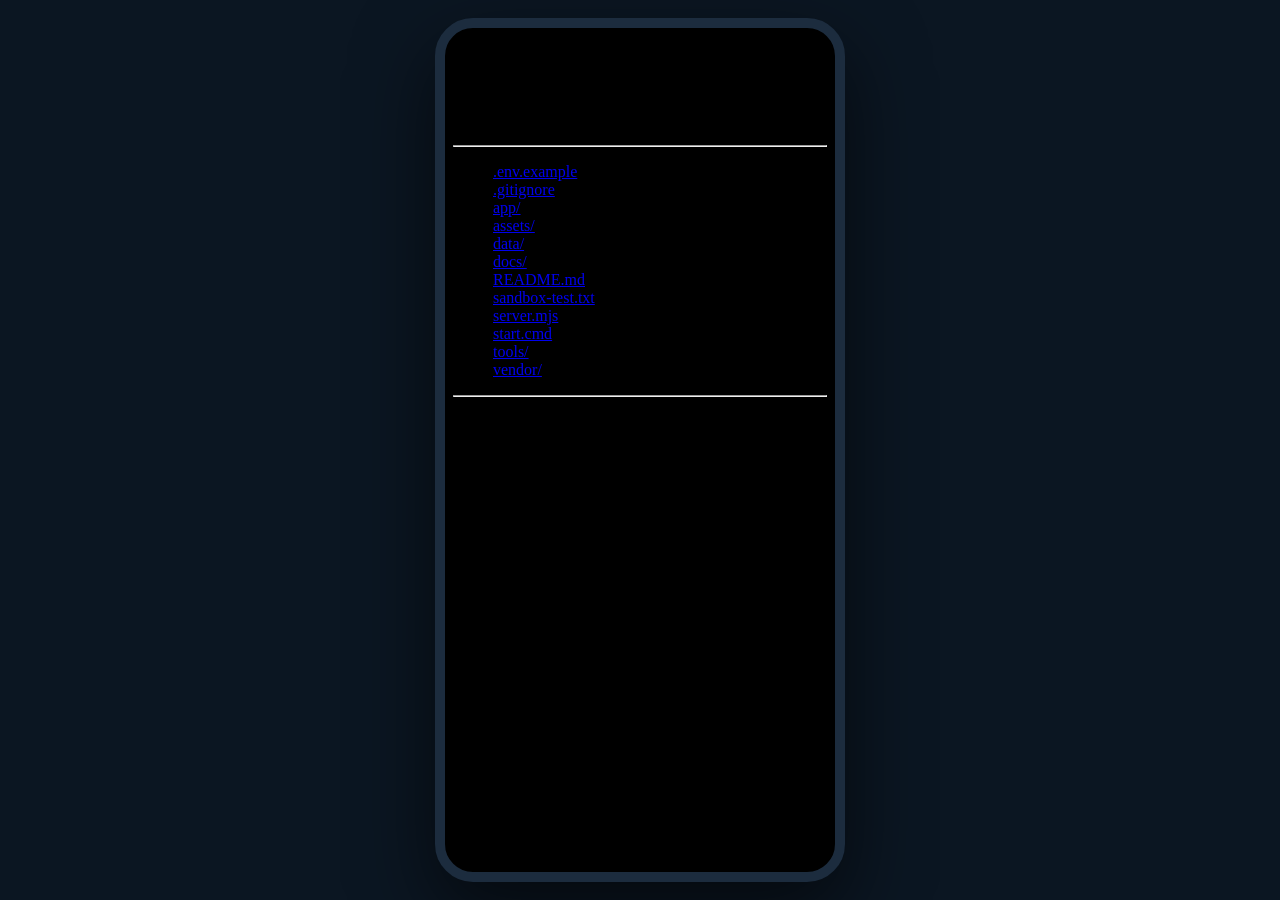
<file: app/mobile-preview.html>
﻿<!doctype html><html lang="zh-CN"><head><meta charset="utf-8"><title>移动端预览</title>
<style>body{margin:0;min-height:100vh;display:grid;place-items:center;background:#0b1622;font-family:system-ui}
.frame{width:390px;height:844px;border-radius:38px;overflow:hidden;border:10px solid #1c2c3e;box-shadow:0 30px 80px rgba(0,0,0,.6);background:#000}
iframe{width:390px;height:844px;border:0;display:block}</style></head>
<body><div class="frame"><iframe src="/?wx=sunny"></iframe></div></body></html>
</file>
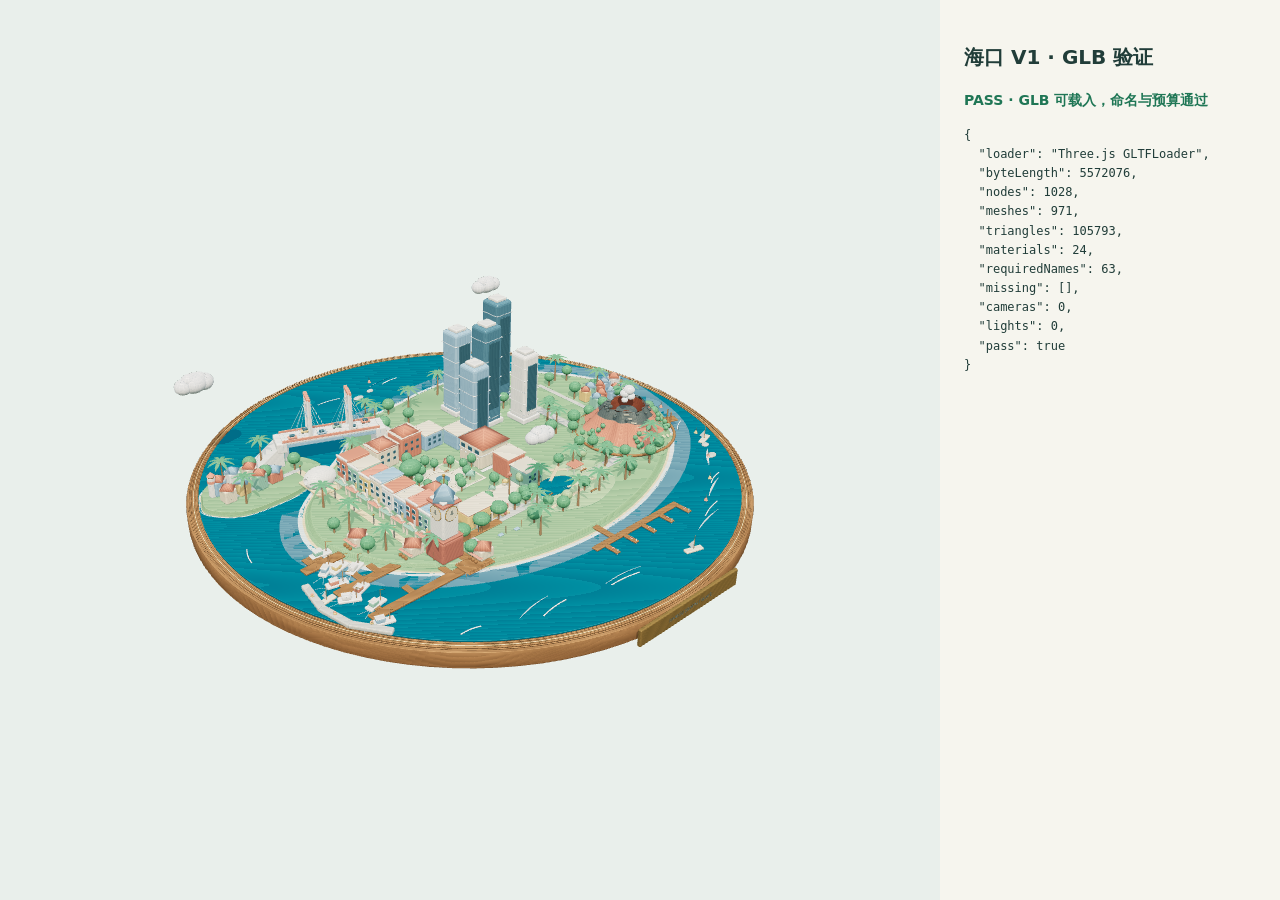
<file: data/asset/qa-model.html>
<!doctype html>
<html lang="zh-CN">
<meta charset="utf-8">
<meta name="viewport" content="width=device-width,initial-scale=1">
<title>Haikou V1 · GLB 验证</title>
<style>
html,body{margin:0;background:#e9efeb;color:#213d39;font:14px/1.6 system-ui,sans-serif}main{display:grid;grid-template-columns:1fr 340px;min-height:100vh}canvas{width:100%;height:100vh;display:block}aside{padding:24px;background:#f6f5ee}pre{white-space:pre-wrap;word-break:break-word;font-size:12px}h1{font-size:20px}#status{font-weight:700;color:#aa6b1b}a{color:#25685a}
</style>
<script type="importmap">{"imports":{"three":"/vendor/three.module.min.js","three/addons/":"/vendor/addons/"}}</script>
<main><div id="view"></div><aside><h1>海口 V1 · GLB 验证</h1><p id="status">等待加载</p><pre id="result"></pre></aside></main>
<script type="module">
import * as THREE from 'three';
import { GLTFLoader } from 'three/addons/loaders/GLTFLoader.js';
const status=document.querySelector('#status'), result=document.querySelector('#result');
const required=['Sea','Foam',...Array.from({length:6},(_,i)=>`Car_${String(i+1).padStart(2,'0')}`),...Array.from({length:9},(_,i)=>`Boat_${String(i+1).padStart(2,'0')}`),...Array.from({length:3},(_,i)=>`Cloud_${i+1}`),'ClockTower','Bridge_Tower_L','Bridge_Tower_R','Library','Park','Volcano','Haidian',...Array.from({length:8},(_,i)=>`Arcade_${String(i+1).padStart(2,'0')}`),...Array.from({length:28},(_,i)=>`Palm_${String(i+1).padStart(2,'0')}`)];
window.addEventListener('error',e=>{status.textContent='FAIL';result.textContent=e.message;});
try{
  status.textContent='正在加载 GLB';
  const response=await fetch('/assets/models/haikou_v1.glb',{cache:'no-store'});
  if(!response.ok) throw new Error(`GLB HTTP ${response.status}`);
  const bytes=await response.arrayBuffer();
  const gltf=await new Promise((resolve,reject)=>new GLTFLoader().parse(bytes,'/',resolve,reject));
  const missing=required.filter(name=>!gltf.scene.getObjectByName(name));
  let nodes=0,meshes=0,triangles=0,cameras=0,lights=0;
  const materials=new Set();
  gltf.scene.traverse(obj=>{nodes++;if(obj.isCamera)cameras++;if(obj.isLight)lights++;if(obj.isMesh){meshes++;triangles+=(obj.geometry.index?.count??obj.geometry.attributes.position.count)/3;for(const m of Array.isArray(obj.material)?obj.material:[obj.material]) materials.add(m);obj.castShadow=true;obj.receiveShadow=true;}});
  const report={loader:'Three.js GLTFLoader',byteLength:bytes.byteLength,nodes,meshes,triangles,materials:materials.size,requiredNames:required.length,missing,cameras,lights};
  const pass=!missing.length&&triangles<=150000&&materials.size<=24&&bytes.byteLength<=8*1024*1024&&!cameras&&!lights;
  report.pass=pass;
  status.textContent=pass?'PASS · GLB 可载入，命名与预算通过':'FAIL · 请查看统计';
  status.style.color=pass?'#1f7655':'#b54b35';
  result.textContent=JSON.stringify(report,null,2);
  document.body.dataset.status=pass?'pass':'fail';
  const scene=new THREE.Scene();scene.background=new THREE.Color('#e9efeb');scene.add(gltf.scene);
  scene.add(new THREE.HemisphereLight(0xf2fbff,0x5b6654,2.4));
  const sun=new THREE.DirectionalLight(0xffe6c8,3.5);sun.position.set(-100,180,110);sun.castShadow=true;sun.shadow.mapSize.set(2048,2048);sun.shadow.camera.left=-150;sun.shadow.camera.right=150;sun.shadow.camera.top=150;sun.shadow.camera.bottom=-150;sun.shadow.camera.far=500;scene.add(sun);
  const area=document.querySelector('#view');
  const renderer=new THREE.WebGLRenderer({antialias:true});renderer.setPixelRatio(Math.min(devicePixelRatio,1.5));renderer.setSize(area.clientWidth,innerHeight);renderer.shadowMap.enabled=true;renderer.shadowMap.type=THREE.PCFSoftShadowMap;renderer.toneMapping=THREE.ACESFilmicToneMapping;renderer.toneMappingExposure=1.0;area.appendChild(renderer.domElement);
  const camera=new THREE.PerspectiveCamera(42,area.clientWidth/innerHeight,0.5,2000);camera.position.set(-270,245,300);camera.lookAt(0,10,0);renderer.render(scene,camera);
}catch(error){status.textContent='FAIL';status.style.color='#b54b35';result.textContent=error.stack||String(error);document.body.dataset.status='fail';}
</script>
</html>
</file>
